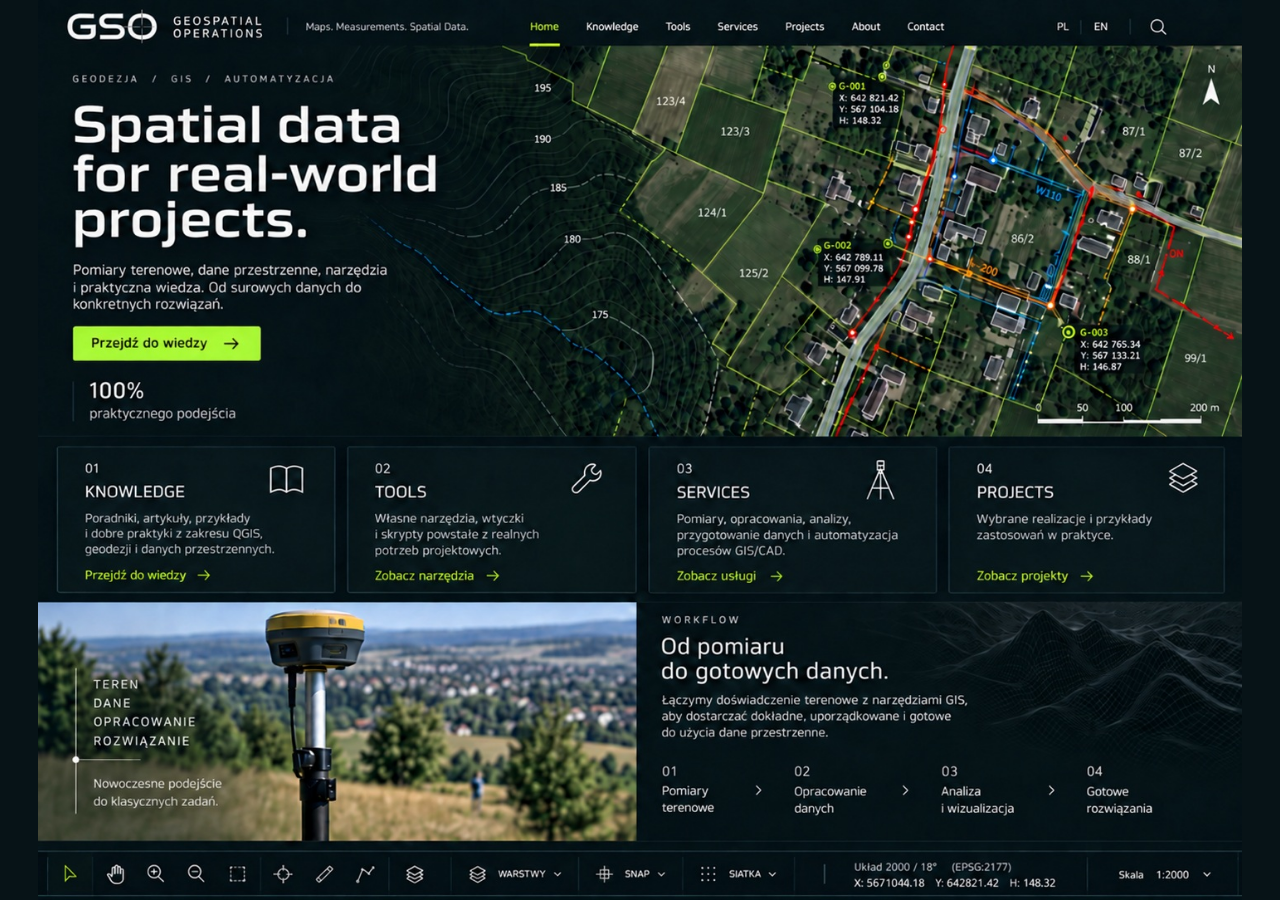
<file: index.html>
<!doctype html>
<html lang="pl">
<head>
  <meta charset="utf-8">
  <meta name="viewport" content="width=device-width, initial-scale=1">
  <meta name="theme-color" content="#071317">
  <title>GSO — Geospatial Operations</title>
  <meta name="description" content="GSO — Geospatial Operations. Geodezja, GIS, automatyzacja, wiedza i narzędzia do pracy z danymi przestrzennymi.">
  <link rel="icon" href="images/favicon.svg" type="image/svg+xml">
  <link rel="stylesheet" href="css/style.css">
</head>
<body>
  <main class="site-shell">

    <!-- DESKTOP:
         Approved GSO concept used 1:1 as the welcome site.
         Only transparent click areas are placed above it. -->
    <section class="welcome-desktop" aria-label="GSO — strona startowa">
      <img src="images/welcome-desktop.jpg" alt="GSO Geospatial Operations — Spatial data for real-world projects">
      <a class="hotspot hs-knowledge-nav" href="pages/knowledge.html">Knowledge</a>
      <a class="hotspot hs-tools-nav" href="pages/tools.html">Tools</a>
      <a class="hotspot hs-services-nav" href="pages/services.html">Services</a>
      <a class="hotspot hs-projects-nav" href="pages/projects.html">Projects</a>
      <a class="hotspot hs-hero-cta" href="pages/knowledge.html">Przejdź do wiedzy</a>
      <a class="hotspot hs-knowledge" href="pages/knowledge.html">Knowledge</a>
      <a class="hotspot hs-tools" href="pages/tools.html">Tools</a>
      <a class="hotspot hs-services" href="pages/services.html">Services</a>
      <a class="hotspot hs-projects" href="pages/projects.html">Projects</a>
    </section>

    <!-- MOBILE v2:
         Composition based directly on the supplied mobile reference.
         Desktop welcome graphic and all lower-level pages remain unchanged. -->
    <section class="welcome-mobile-v2" aria-label="GSO — mobilna strona startowa">
      <img class="welcome-mobile-v2-image"
           src="images/welcome-mobile-v2.jpg"
           alt="GSO Geospatial Operations — mobilna strona startowa">

      <a class="mobile-v2-hotspot mv2-hero" href="pages/knowledge.html">Przejdź do wiedzy</a>
      <a class="mobile-v2-hotspot mv2-knowledge" href="pages/knowledge.html">Knowledge</a>
      <a class="mobile-v2-hotspot mv2-tools" href="pages/tools.html">Tools</a>
      <a class="mobile-v2-hotspot mv2-services" href="pages/services.html">Services</a>
      <a class="mobile-v2-hotspot mv2-projects" href="pages/projects.html">Projects</a>

      <button class="mobile-v2-menu-button" type="button"
              aria-expanded="false" aria-controls="mobile-v2-menu"
              aria-label="Otwórz menu">Menu</button>

      <nav id="mobile-v2-menu" class="mobile-v2-menu" aria-label="Nawigacja mobilna">
        <a href="pages/knowledge.html">Knowledge</a>
        <a href="pages/tools.html">Tools</a>
        <a href="pages/services.html">Services</a>
        <a href="pages/projects.html">Projects</a>
      </nav>
    </section>

  </main>
</body>
</html>
</file>
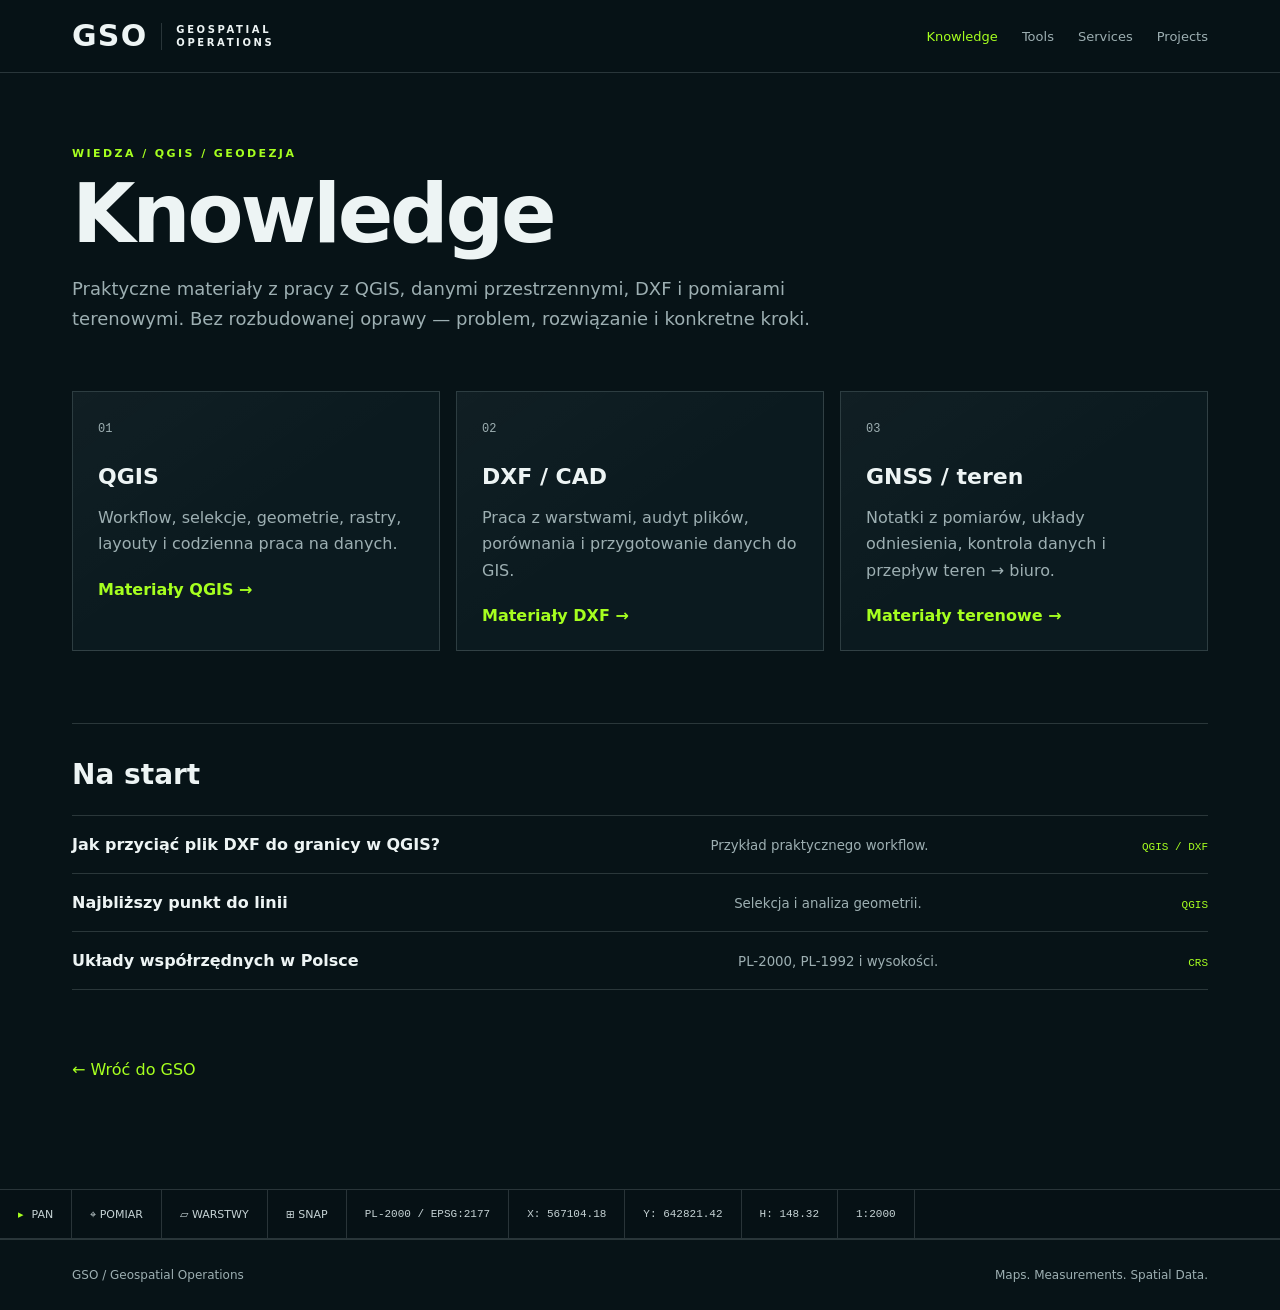
<file: pages/knowledge.html>
<!doctype html>
<html lang="pl">
<head>
  <meta charset="utf-8">
  <meta name="viewport" content="width=device-width, initial-scale=1">
  <meta name="theme-color" content="#071317">
  <title>Knowledge — GSO</title>
  <link rel="icon" href="../images/favicon.svg" type="image/svg+xml">
  <link rel="stylesheet" href="../css/style.css">
</head>
<body>
<header class="subpage-header">
  <div class="subpage-header-inner">
    <a class="brand" href="../index.html" aria-label="GSO — strona główna">
      <span class="brand-gso">GSO</span>
      <span class="brand-name">GEOSPATIAL<br>OPERATIONS</span>
    </a>
    <button class="mobile-menu-button" type="button" aria-expanded="false" aria-label="Otwórz menu">☰</button>
    <nav class="subnav" aria-label="Główna nawigacja">
      <a href="knowledge.html" aria-current="page">Knowledge</a>
<a href="tools.html">Tools</a>
<a href="services.html">Services</a>
<a href="projects.html">Projects</a>
    </nav>
  </div>
</header>

<main class="page">
  <div class="eyebrow">Wiedza / QGIS / Geodezja</div>
  <h1>Knowledge</h1>
  <p class="lead">Praktyczne materiały z pracy z QGIS, danymi przestrzennymi, DXF i pomiarami terenowymi. Bez rozbudowanej oprawy — problem, rozwiązanie i konkretne kroki.</p>

  <section class="grid">
    <article class="card">
          <span class="card-index">01</span>
          <h2>QGIS</h2>
          <p>Workflow, selekcje, geometrie, rastry, layouty i codzienna praca na danych.</p>
          <a href="#">Materiały QGIS →</a>
        </article>
<article class="card">
          <span class="card-index">02</span>
          <h2>DXF / CAD</h2>
          <p>Praca z warstwami, audyt plików, porównania i przygotowanie danych do GIS.</p>
          <a href="#">Materiały DXF →</a>
        </article>
<article class="card">
          <span class="card-index">03</span>
          <h2>GNSS / teren</h2>
          <p>Notatki z pomiarów, układy odniesienia, kontrola danych i przepływ teren → biuro.</p>
          <a href="#">Materiały terenowe →</a>
        </article>
  </section>

  <h2 class="section-title">Na start</h2>
  <div class="list">
    <div class="list-row">
          <strong>Jak przyciąć plik DXF do granicy w QGIS?</strong>
          <small>Przykład praktycznego workflow.</small>
          <span class="tag">QGIS / DXF</span>
        </div>
<div class="list-row">
          <strong>Najbliższy punkt do linii</strong>
          <small>Selekcja i analiza geometrii.</small>
          <span class="tag">QGIS</span>
        </div>
<div class="list-row">
          <strong>Układy współrzędnych w Polsce</strong>
          <small>PL-2000, PL-1992 i wysokości.</small>
          <span class="tag">CRS</span>
        </div>
  </div>

  <a class="back-link" href="../index.html">← Wróć do GSO</a>
</main>

<div class="cad-bar" aria-label="Pasek statusu">
  <div class="cad-cell"><strong>▸</strong> PAN</div>
  <div class="cad-cell">⌖ POMIAR</div>
  <div class="cad-cell">▱ WARSTWY</div>
  <div class="cad-cell">⊞ SNAP</div>
  <div class="cad-cell mono">PL-2000 / EPSG:2177</div>
  <div class="cad-cell mono">X: 567104.18</div>
  <div class="cad-cell mono">Y: 642821.42</div>
  <div class="cad-cell mono">H: 148.32</div>
  <div class="cad-cell mono">1:2000</div>
</div>

<footer class="footer">
  <div class="footer-inner">
    <span>GSO / Geospatial Operations</span>
    <span>Maps. Measurements. Spatial Data.</span>
  </div>
</footer>

<script src="../js/main.js"></script>
</body>
</html>
</file>
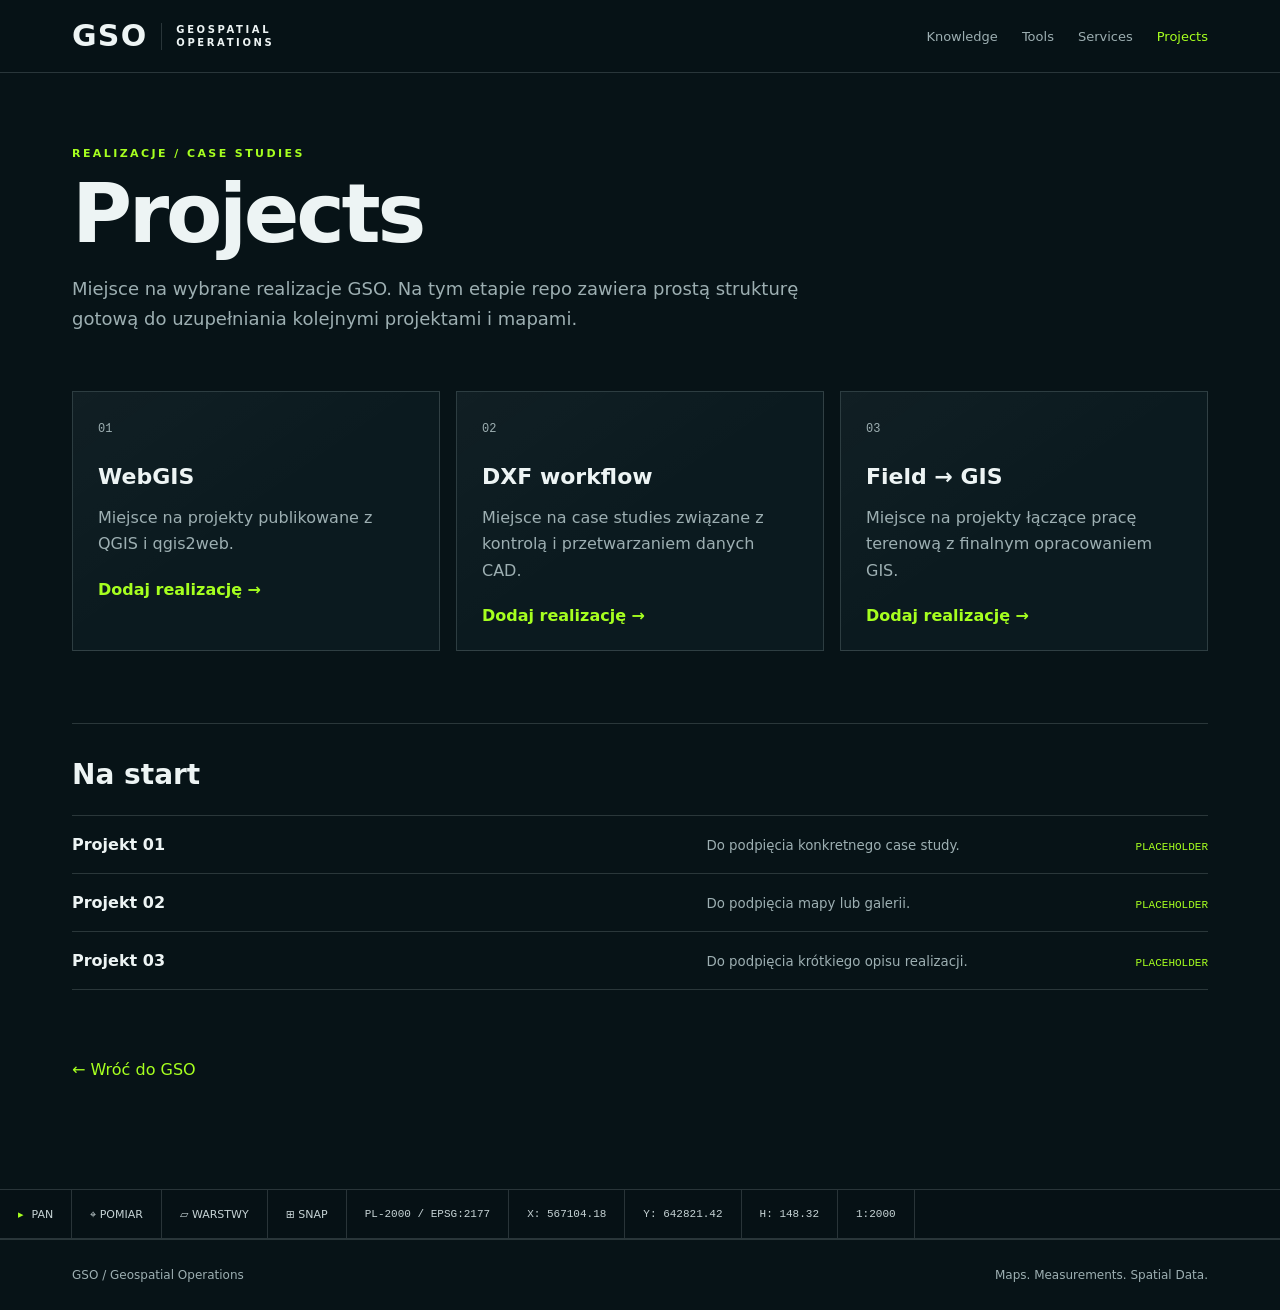
<file: pages/projects.html>
<!doctype html>
<html lang="pl">
<head>
  <meta charset="utf-8">
  <meta name="viewport" content="width=device-width, initial-scale=1">
  <meta name="theme-color" content="#071317">
  <title>Projects — GSO</title>
  <link rel="icon" href="../images/favicon.svg" type="image/svg+xml">
  <link rel="stylesheet" href="../css/style.css">
</head>
<body>
<header class="subpage-header">
  <div class="subpage-header-inner">
    <a class="brand" href="../index.html" aria-label="GSO — strona główna">
      <span class="brand-gso">GSO</span>
      <span class="brand-name">GEOSPATIAL<br>OPERATIONS</span>
    </a>
    <button class="mobile-menu-button" type="button" aria-expanded="false" aria-label="Otwórz menu">☰</button>
    <nav class="subnav" aria-label="Główna nawigacja">
      <a href="knowledge.html">Knowledge</a>
<a href="tools.html">Tools</a>
<a href="services.html">Services</a>
<a href="projects.html" aria-current="page">Projects</a>
    </nav>
  </div>
</header>

<main class="page">
  <div class="eyebrow">Realizacje / Case studies</div>
  <h1>Projects</h1>
  <p class="lead">Miejsce na wybrane realizacje GSO. Na tym etapie repo zawiera prostą strukturę gotową do uzupełniania kolejnymi projektami i mapami.</p>

  <section class="grid">
    <article class="card">
          <span class="card-index">01</span>
          <h2>WebGIS</h2>
          <p>Miejsce na projekty publikowane z QGIS i qgis2web.</p>
          <a href="#">Dodaj realizację →</a>
        </article>
<article class="card">
          <span class="card-index">02</span>
          <h2>DXF workflow</h2>
          <p>Miejsce na case studies związane z kontrolą i przetwarzaniem danych CAD.</p>
          <a href="#">Dodaj realizację →</a>
        </article>
<article class="card">
          <span class="card-index">03</span>
          <h2>Field → GIS</h2>
          <p>Miejsce na projekty łączące pracę terenową z finalnym opracowaniem GIS.</p>
          <a href="#">Dodaj realizację →</a>
        </article>
  </section>

  <h2 class="section-title">Na start</h2>
  <div class="list">
    <div class="list-row">
          <strong>Projekt 01</strong>
          <small>Do podpięcia konkretnego case study.</small>
          <span class="tag">PLACEHOLDER</span>
        </div>
<div class="list-row">
          <strong>Projekt 02</strong>
          <small>Do podpięcia mapy lub galerii.</small>
          <span class="tag">PLACEHOLDER</span>
        </div>
<div class="list-row">
          <strong>Projekt 03</strong>
          <small>Do podpięcia krótkiego opisu realizacji.</small>
          <span class="tag">PLACEHOLDER</span>
        </div>
  </div>

  <a class="back-link" href="../index.html">← Wróć do GSO</a>
</main>

<div class="cad-bar" aria-label="Pasek statusu">
  <div class="cad-cell"><strong>▸</strong> PAN</div>
  <div class="cad-cell">⌖ POMIAR</div>
  <div class="cad-cell">▱ WARSTWY</div>
  <div class="cad-cell">⊞ SNAP</div>
  <div class="cad-cell mono">PL-2000 / EPSG:2177</div>
  <div class="cad-cell mono">X: 567104.18</div>
  <div class="cad-cell mono">Y: 642821.42</div>
  <div class="cad-cell mono">H: 148.32</div>
  <div class="cad-cell mono">1:2000</div>
</div>

<footer class="footer">
  <div class="footer-inner">
    <span>GSO / Geospatial Operations</span>
    <span>Maps. Measurements. Spatial Data.</span>
  </div>
</footer>

<script src="../js/main.js"></script>
</body>
</html>
</file>
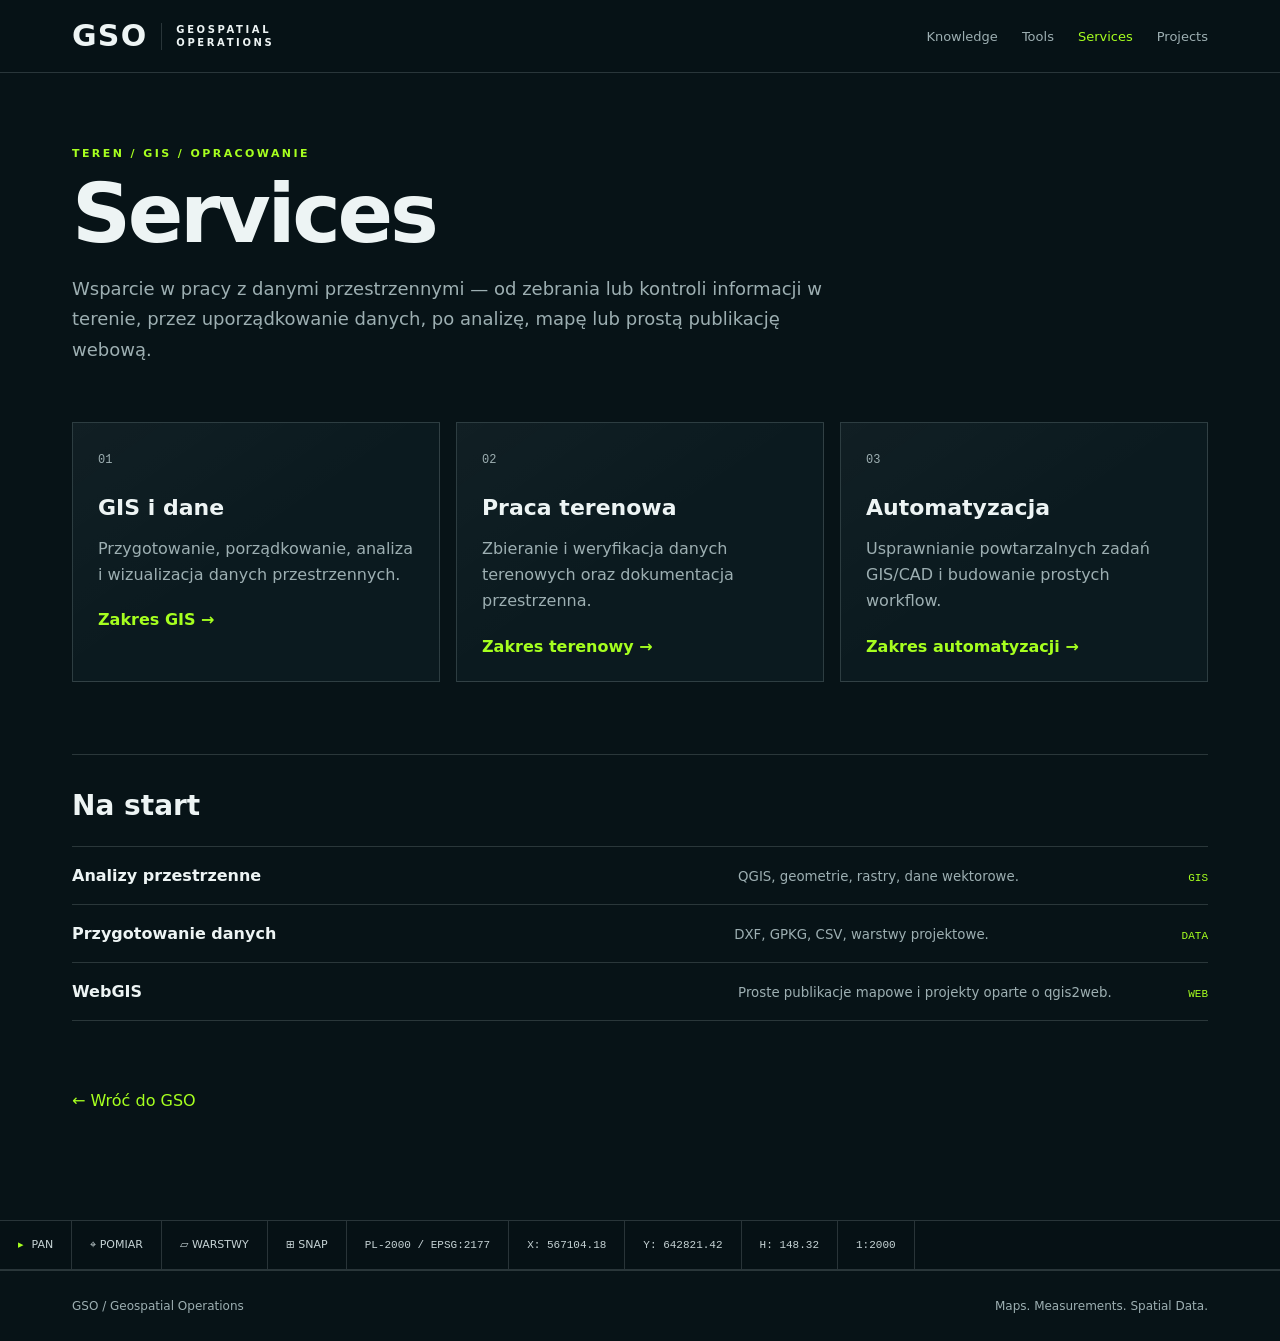
<file: pages/services.html>
<!doctype html>
<html lang="pl">
<head>
  <meta charset="utf-8">
  <meta name="viewport" content="width=device-width, initial-scale=1">
  <meta name="theme-color" content="#071317">
  <title>Services — GSO</title>
  <link rel="icon" href="../images/favicon.svg" type="image/svg+xml">
  <link rel="stylesheet" href="../css/style.css">
</head>
<body>
<header class="subpage-header">
  <div class="subpage-header-inner">
    <a class="brand" href="../index.html" aria-label="GSO — strona główna">
      <span class="brand-gso">GSO</span>
      <span class="brand-name">GEOSPATIAL<br>OPERATIONS</span>
    </a>
    <button class="mobile-menu-button" type="button" aria-expanded="false" aria-label="Otwórz menu">☰</button>
    <nav class="subnav" aria-label="Główna nawigacja">
      <a href="knowledge.html">Knowledge</a>
<a href="tools.html">Tools</a>
<a href="services.html" aria-current="page">Services</a>
<a href="projects.html">Projects</a>
    </nav>
  </div>
</header>

<main class="page">
  <div class="eyebrow">Teren / GIS / Opracowanie</div>
  <h1>Services</h1>
  <p class="lead">Wsparcie w pracy z danymi przestrzennymi — od zebrania lub kontroli informacji w terenie, przez uporządkowanie danych, po analizę, mapę lub prostą publikację webową.</p>

  <section class="grid">
    <article class="card">
          <span class="card-index">01</span>
          <h2>GIS i dane</h2>
          <p>Przygotowanie, porządkowanie, analiza i wizualizacja danych przestrzennych.</p>
          <a href="#">Zakres GIS →</a>
        </article>
<article class="card">
          <span class="card-index">02</span>
          <h2>Praca terenowa</h2>
          <p>Zbieranie i weryfikacja danych terenowych oraz dokumentacja przestrzenna.</p>
          <a href="#">Zakres terenowy →</a>
        </article>
<article class="card">
          <span class="card-index">03</span>
          <h2>Automatyzacja</h2>
          <p>Usprawnianie powtarzalnych zadań GIS/CAD i budowanie prostych workflow.</p>
          <a href="#">Zakres automatyzacji →</a>
        </article>
  </section>

  <h2 class="section-title">Na start</h2>
  <div class="list">
    <div class="list-row">
          <strong>Analizy przestrzenne</strong>
          <small>QGIS, geometrie, rastry, dane wektorowe.</small>
          <span class="tag">GIS</span>
        </div>
<div class="list-row">
          <strong>Przygotowanie danych</strong>
          <small>DXF, GPKG, CSV, warstwy projektowe.</small>
          <span class="tag">DATA</span>
        </div>
<div class="list-row">
          <strong>WebGIS</strong>
          <small>Proste publikacje mapowe i projekty oparte o qgis2web.</small>
          <span class="tag">WEB</span>
        </div>
  </div>

  <a class="back-link" href="../index.html">← Wróć do GSO</a>
</main>

<div class="cad-bar" aria-label="Pasek statusu">
  <div class="cad-cell"><strong>▸</strong> PAN</div>
  <div class="cad-cell">⌖ POMIAR</div>
  <div class="cad-cell">▱ WARSTWY</div>
  <div class="cad-cell">⊞ SNAP</div>
  <div class="cad-cell mono">PL-2000 / EPSG:2177</div>
  <div class="cad-cell mono">X: 567104.18</div>
  <div class="cad-cell mono">Y: 642821.42</div>
  <div class="cad-cell mono">H: 148.32</div>
  <div class="cad-cell mono">1:2000</div>
</div>

<footer class="footer">
  <div class="footer-inner">
    <span>GSO / Geospatial Operations</span>
    <span>Maps. Measurements. Spatial Data.</span>
  </div>
</footer>

<script src="../js/main.js"></script>
</body>
</html>
</file>
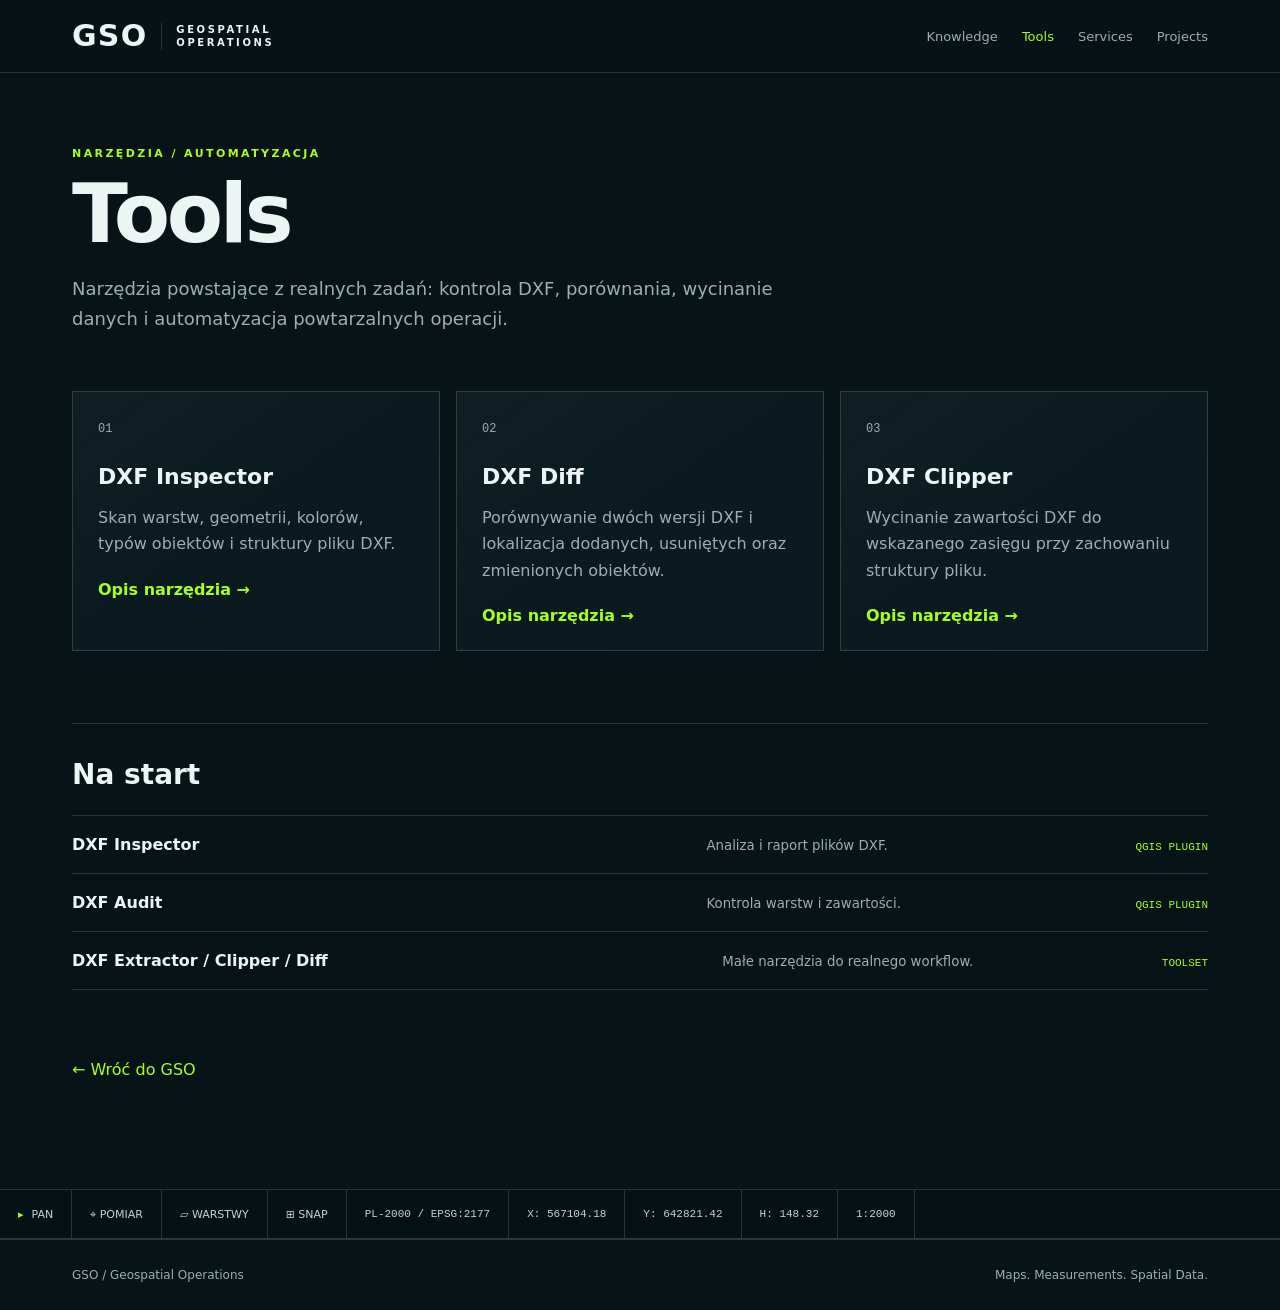
<file: pages/tools.html>
<!doctype html>
<html lang="pl">
<head>
  <meta charset="utf-8">
  <meta name="viewport" content="width=device-width, initial-scale=1">
  <meta name="theme-color" content="#071317">
  <title>Tools — GSO</title>
  <link rel="icon" href="../images/favicon.svg" type="image/svg+xml">
  <link rel="stylesheet" href="../css/style.css">
</head>
<body>
<header class="subpage-header">
  <div class="subpage-header-inner">
    <a class="brand" href="../index.html" aria-label="GSO — strona główna">
      <span class="brand-gso">GSO</span>
      <span class="brand-name">GEOSPATIAL<br>OPERATIONS</span>
    </a>
    <button class="mobile-menu-button" type="button" aria-expanded="false" aria-label="Otwórz menu">☰</button>
    <nav class="subnav" aria-label="Główna nawigacja">
      <a href="knowledge.html">Knowledge</a>
<a href="tools.html" aria-current="page">Tools</a>
<a href="services.html">Services</a>
<a href="projects.html">Projects</a>
    </nav>
  </div>
</header>

<main class="page">
  <div class="eyebrow">Narzędzia / Automatyzacja</div>
  <h1>Tools</h1>
  <p class="lead">Narzędzia powstające z realnych zadań: kontrola DXF, porównania, wycinanie danych i automatyzacja powtarzalnych operacji.</p>

  <section class="grid">
    <article class="card">
          <span class="card-index">01</span>
          <h2>DXF Inspector</h2>
          <p>Skan warstw, geometrii, kolorów, typów obiektów i struktury pliku DXF.</p>
          <a href="#">Opis narzędzia →</a>
        </article>
<article class="card">
          <span class="card-index">02</span>
          <h2>DXF Diff</h2>
          <p>Porównywanie dwóch wersji DXF i lokalizacja dodanych, usuniętych oraz zmienionych obiektów.</p>
          <a href="#">Opis narzędzia →</a>
        </article>
<article class="card">
          <span class="card-index">03</span>
          <h2>DXF Clipper</h2>
          <p>Wycinanie zawartości DXF do wskazanego zasięgu przy zachowaniu struktury pliku.</p>
          <a href="#">Opis narzędzia →</a>
        </article>
  </section>

  <h2 class="section-title">Na start</h2>
  <div class="list">
    <div class="list-row">
          <strong>DXF Inspector</strong>
          <small>Analiza i raport plików DXF.</small>
          <span class="tag">QGIS PLUGIN</span>
        </div>
<div class="list-row">
          <strong>DXF Audit</strong>
          <small>Kontrola warstw i zawartości.</small>
          <span class="tag">QGIS PLUGIN</span>
        </div>
<div class="list-row">
          <strong>DXF Extractor / Clipper / Diff</strong>
          <small>Małe narzędzia do realnego workflow.</small>
          <span class="tag">TOOLSET</span>
        </div>
  </div>

  <a class="back-link" href="../index.html">← Wróć do GSO</a>
</main>

<div class="cad-bar" aria-label="Pasek statusu">
  <div class="cad-cell"><strong>▸</strong> PAN</div>
  <div class="cad-cell">⌖ POMIAR</div>
  <div class="cad-cell">▱ WARSTWY</div>
  <div class="cad-cell">⊞ SNAP</div>
  <div class="cad-cell mono">PL-2000 / EPSG:2177</div>
  <div class="cad-cell mono">X: 567104.18</div>
  <div class="cad-cell mono">Y: 642821.42</div>
  <div class="cad-cell mono">H: 148.32</div>
  <div class="cad-cell mono">1:2000</div>
</div>

<footer class="footer">
  <div class="footer-inner">
    <span>GSO / Geospatial Operations</span>
    <span>Maps. Measurements. Spatial Data.</span>
  </div>
</footer>

<script src="../js/main.js"></script>
</body>
</html>
</file>
<file: css/style.css>
:root {
  --bg: #071317;
  --panel: #0b1a1f;
  --panel-2: #0e2025;
  --line: rgba(224, 238, 240, 0.16);
  --text: #edf4f4;
  --muted: #9dafb2;
  --accent: #a6ff1f;
  --max: 1180px;
}

* { box-sizing: border-box; }
html { scroll-behavior: smooth; }
body {
  margin: 0;
  background: var(--bg);
  color: var(--text);
  font-family: Inter, ui-sans-serif, system-ui, -apple-system, BlinkMacSystemFont, "Segoe UI", sans-serif;
}
a { color: inherit; }
img { display: block; max-width: 100%; }
button, input, textarea { font: inherit; }

.site-shell { min-height: 100vh; }

/* Welcome / approved graphic */
.welcome-desktop {
  position: relative;
  width: min(100vw, calc(100vh * 1451 / 1084));
  height: min(100vh, calc(100vw * 1084 / 1451));
  margin: 0 auto;
  aspect-ratio: 1451 / 1084;
  background: #061115;
}
.welcome-desktop > img {
  width: 100%;
  height: 100%;
  object-fit: contain;
}
.hotspot {
  position: absolute;
  display: block;
  border: 0;
  outline: none;
  background: transparent;
  text-indent: -9999px;
  overflow: hidden;
  border-radius: 8px;
}
.hotspot:focus-visible {
  box-shadow: 0 0 0 3px var(--accent);
}
.hotspot:hover {
  background: rgba(166,255,31,.045);
}

/* desktop hotspots — percentages relative to approved 1451×1084 graphic */
.hs-knowledge-nav { left: 44.1%; top: 0.9%; width: 6.7%; height: 4.7%; }
.hs-tools-nav     { left: 51.8%; top: 0.9%; width: 4.1%; height: 4.7%; }
.hs-services-nav  { left: 57.2%; top: 0.9%; width: 5.8%; height: 4.7%; }
.hs-projects-nav  { left: 64.0%; top: 0.9%; width: 5.9%; height: 4.7%; }
.hs-hero-cta      { left: 2.7%; top: 35.1%; width: 16.2%; height: 5.7%; }
.hs-knowledge     { left: 1.4%; top: 48.6%; width: 23.2%; height: 16.8%; }
.hs-tools         { left: 25.6%; top: 48.6%; width: 23.2%; height: 16.8%; }
.hs-services      { left: 49.8%; top: 48.6%; width: 23.2%; height: 16.8%; }
.hs-projects      { left: 74.0%; top: 48.6%; width: 23.2%; height: 16.8%; }

.welcome-mobile { display: none; }

/* Simple level below */
.subpage-header {
  position: sticky;
  top: 0;
  z-index: 20;
  border-bottom: 1px solid var(--line);
  backdrop-filter: blur(16px);
  background: rgba(7, 19, 23, .92);
}
.subpage-header-inner {
  max-width: var(--max);
  margin: 0 auto;
  min-height: 72px;
  padding: 0 22px;
  display: flex;
  align-items: center;
  gap: 28px;
}
.brand {
  display: flex;
  align-items: center;
  gap: 14px;
  text-decoration: none;
  white-space: nowrap;
}
.brand-gso {
  font-size: 30px;
  line-height: 1;
  letter-spacing: .04em;
  font-weight: 800;
}
.brand-name {
  border-left: 1px solid var(--line);
  padding-left: 14px;
  font-size: 10px;
  letter-spacing: .26em;
  font-weight: 700;
  line-height: 1.35;
}
.subnav {
  margin-left: auto;
  display: flex;
  align-items: center;
  gap: 24px;
}
.subnav a {
  text-decoration: none;
  font-size: 13px;
  color: var(--muted);
}
.subnav a:hover,
.subnav a[aria-current="page"] {
  color: var(--accent);
}
.mobile-menu-button {
  display: none;
  margin-left: auto;
  border: 1px solid var(--line);
  color: var(--text);
  background: transparent;
  width: 42px; height: 42px;
  border-radius: 4px;
}

.page {
  max-width: var(--max);
  margin: 0 auto;
  padding: 74px 22px 110px;
}
.eyebrow {
  color: var(--accent);
  letter-spacing: .22em;
  text-transform: uppercase;
  font-size: 11px;
  font-weight: 700;
}
.page h1 {
  max-width: 850px;
  margin: 15px 0 20px;
  font-size: clamp(42px, 7vw, 82px);
  line-height: .96;
  letter-spacing: -.04em;
}
.lead {
  color: var(--muted);
  max-width: 760px;
  font-size: 18px;
  line-height: 1.7;
}
.grid {
  margin-top: 56px;
  display: grid;
  grid-template-columns: repeat(3, minmax(0,1fr));
  gap: 16px;
}
.card {
  min-height: 220px;
  padding: 25px;
  border: 1px solid var(--line);
  background:
    linear-gradient(145deg, rgba(255,255,255,.025), transparent 50%),
    var(--panel);
}
.card-index {
  font: 12px ui-monospace, SFMono-Regular, Menlo, monospace;
  color: var(--muted);
}
.card h2 {
  margin: 28px 0 10px;
  font-size: 22px;
}
.card p {
  color: var(--muted);
  line-height: 1.65;
  margin-bottom: 22px;
}
.card a {
  color: var(--accent);
  text-decoration: none;
  font-weight: 650;
}
.section-title {
  margin-top: 72px;
  padding-top: 34px;
  border-top: 1px solid var(--line);
  font-size: 28px;
}
.list {
  border-top: 1px solid var(--line);
  margin-top: 24px;
}
.list-row {
  padding: 19px 0;
  border-bottom: 1px solid var(--line);
  display: grid;
  grid-template-columns: 1.5fr 1fr auto;
  gap: 18px;
  align-items: baseline;
}
.list-row small { color: var(--muted); }
.tag {
  font-family: ui-monospace, SFMono-Regular, Menlo, monospace;
  font-size: 11px;
  color: var(--accent);
}
.back-link {
  margin-top: 70px;
  display: inline-block;
  color: var(--accent);
  text-decoration: none;
}
.footer {
  border-top: 1px solid var(--line);
  color: var(--muted);
}
.footer-inner {
  max-width: var(--max);
  margin: 0 auto;
  padding: 28px 22px;
  display: flex;
  justify-content: space-between;
  gap: 20px;
  font-size: 12px;
}

/* CAD-inspired decorative status bar */
.cad-bar {
  border-top: 1px solid var(--line);
  border-bottom: 1px solid var(--line);
  min-height: 48px;
  display: flex;
  align-items: center;
  gap: 0;
  overflow-x: auto;
  background: #061115;
  color: #c6d3d5;
  scrollbar-width: none;
}
.cad-bar::-webkit-scrollbar { display:none; }
.cad-cell {
  flex: 0 0 auto;
  height: 48px;
  padding: 0 18px;
  border-right: 1px solid var(--line);
  display: flex;
  align-items: center;
  gap: 8px;
  font-size: 11px;
  white-space: nowrap;
}
.cad-cell strong { color: var(--accent); }
.cad-cell.mono { font-family: ui-monospace, SFMono-Regular, Menlo, monospace; }

@media (max-width: 820px) {
  .welcome-desktop { display: none; }
  .welcome-mobile {
    display: block;
    max-width: 720px;
    margin: 0 auto;
    background: #061115;
  }
  .mobile-section {
    position: relative;
    width: 100%;
  }
  .mobile-section img {
    width: 100%;
    height: auto;
  }
  .mobile-section.linked {
    cursor: pointer;
  }
  .mobile-section.linked::after {
    content: "";
    position: absolute;
    inset: 0;
    border: 1px solid transparent;
    pointer-events: none;
  }
  .mobile-section.linked:focus-within::after {
    border-color: var(--accent);
  }
  .mobile-section > a.mobile-full-link {
    position: absolute;
    inset: 0;
    z-index: 2;
    text-indent: -9999px;
    overflow: hidden;
  }

  .subpage-header-inner { min-height: 64px; }
  .brand-gso { font-size: 26px; }
  .brand-name { font-size: 8px; }
  .mobile-menu-button { display: inline-grid; place-items:center; }
  .subnav {
    display: none;
    position: absolute;
    top: 64px; left: 0; right: 0;
    padding: 10px 22px 18px;
    flex-direction: column;
    align-items: stretch;
    gap: 0;
    background: #071317;
    border-bottom: 1px solid var(--line);
  }
  .subnav.open { display:flex; }
  .subnav a {
    padding: 13px 0;
    border-bottom: 1px solid var(--line);
  }
  .page { padding-top: 52px; }
  .grid { grid-template-columns: 1fr; }
  .list-row { grid-template-columns: 1fr; }
  .footer-inner { flex-direction: column; }
}


/* =========================================================
   GSO v0.2 — MOBILE ONLY
   Desktop layout remains unchanged.
   The mobile welcome follows the supplied mobile reference.
   ========================================================= */

.welcome-mobile-v2 {
  display: none;
}

@media (max-width: 820px) {
  /* Disable v0.1 mobile mosaic only. */
  .welcome-mobile {
    display: none !important;
  }

  .welcome-mobile-v2 {
    position: relative;
    display: block;
    width: 100%;
    max-width: 699px;
    margin: 0 auto;
    background: #061115;
    overflow: hidden;
  }

  .welcome-mobile-v2-image {
    display: block;
    width: 100%;
    height: auto;
    user-select: none;
    -webkit-user-drag: none;
  }

  .mobile-v2-hotspot,
  .mobile-v2-menu-button {
    position: absolute;
    z-index: 3;
    border: 0;
    background: transparent;
    color: transparent;
    text-indent: -9999px;
    overflow: hidden;
    cursor: pointer;
  }

  .mobile-v2-hotspot:focus-visible,
  .mobile-v2-menu-button:focus-visible {
    outline: 2px solid var(--accent);
    outline-offset: -2px;
  }

  /* Percentages are relative to the 699 × 1500 mobile reference crop. */
  .mv2-hero {
    left: 5.5%;
    top: 26.4%;
    width: 39.5%;
    height: 4.0%;
  }

  .mv2-knowledge {
    left: 3.5%;
    top: 38.1%;
    width: 93.0%;
    height: 8.9%;
  }

  .mv2-tools {
    left: 3.5%;
    top: 47.5%;
    width: 93.0%;
    height: 8.8%;
  }

  .mv2-services {
    left: 3.5%;
    top: 57.0%;
    width: 93.0%;
    height: 8.8%;
  }

  .mv2-projects {
    left: 3.5%;
    top: 66.3%;
    width: 93.0%;
    height: 8.8%;
  }

  .mobile-v2-menu-button {
    right: 3.5%;
    top: 0.2%;
    width: 10.5%;
    height: 4.4%;
  }

  .mobile-v2-menu {
    display: none;
    position: absolute;
    z-index: 10;
    top: 4.6%;
    right: 3.5%;
    width: min(250px, 58vw);
    padding: 8px 14px;
    background: rgba(6, 17, 21, .98);
    border: 1px solid rgba(224, 238, 240, .22);
    box-shadow: 0 14px 34px rgba(0,0,0,.35);
  }

  .mobile-v2-menu.open {
    display: flex;
    flex-direction: column;
  }

  .mobile-v2-menu a {
    padding: 13px 4px;
    color: var(--text);
    text-decoration: none;
    border-bottom: 1px solid var(--line);
    font-size: 14px;
  }

  .mobile-v2-menu a:last-child {
    border-bottom: 0;
  }

  .mobile-v2-menu a:hover,
  .mobile-v2-menu a:focus-visible {
    color: var(--accent);
  }
}


/* GSO v0.3 — tylko desktop: cały welcome site w jednym ekranie. */
@media (min-width: 821px) {
  html, body {
    min-height: 100%;
    overflow-y: hidden;
  }

  .site-shell {
    min-height: 100vh;
    display: grid;
    place-items: center;
  }
}
</file>
